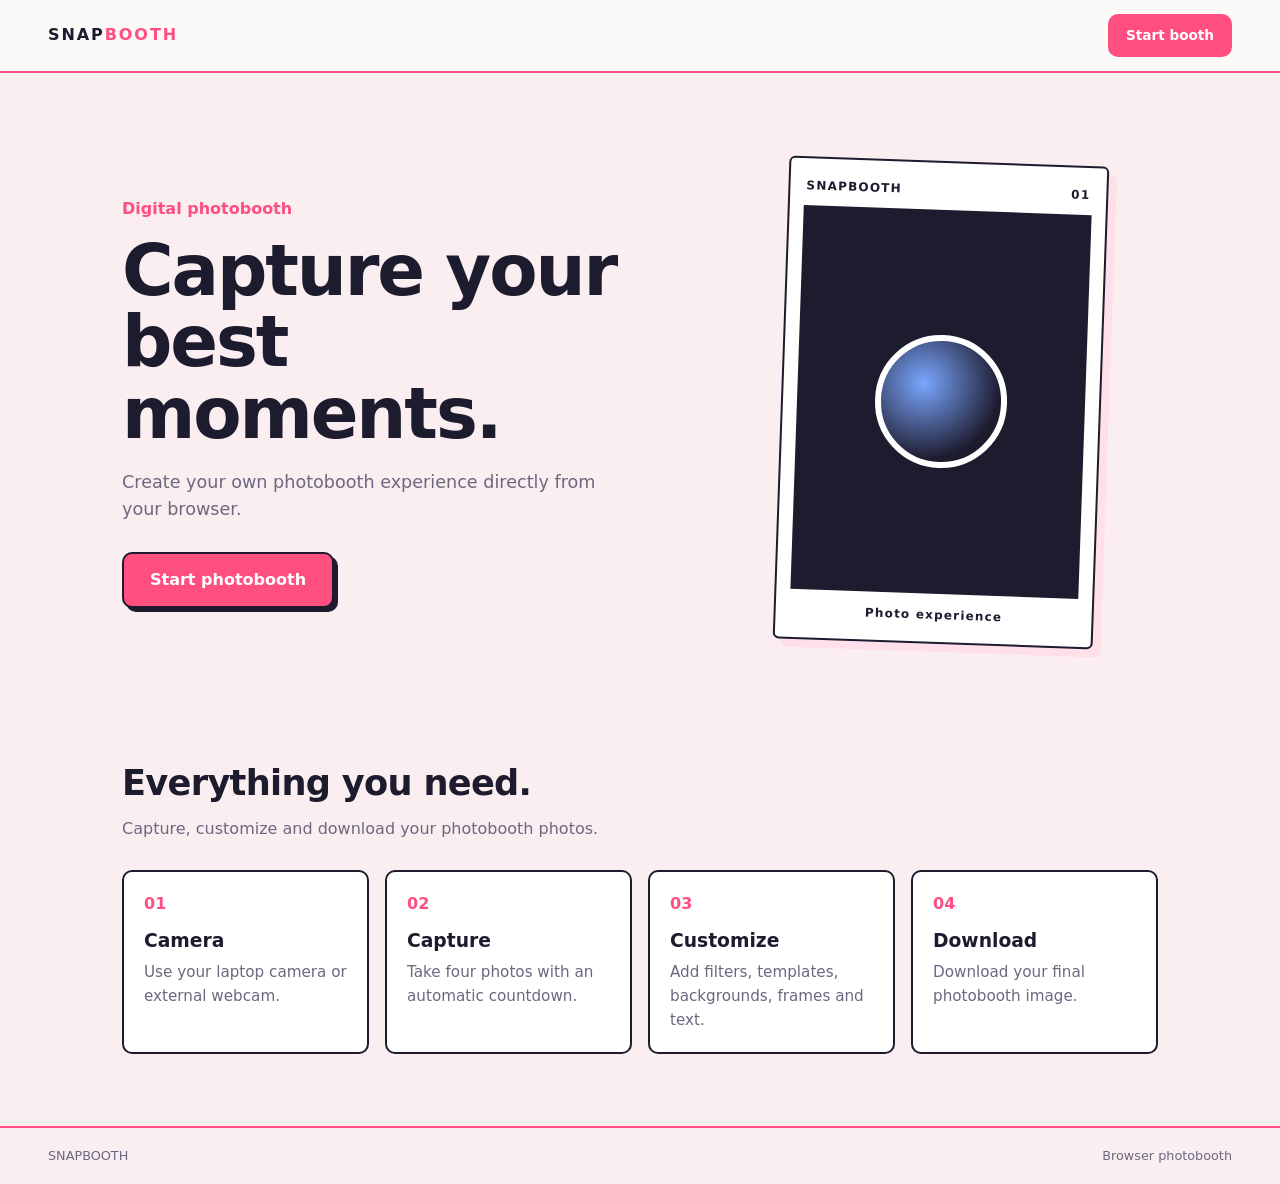
<file: index.html>
<!DOCTYPE html>
<html lang="id">
<head>
    <meta charset="UTF-8">
    <meta name="viewport" content="width=device-width, initial-scale=1.0">
    <title>SnapBooth</title>
    <script>try{var t=localStorage.getItem("snapbooth-theme");if(t)document.documentElement.dataset.theme=t}catch(e){}</script>
    <link rel="stylesheet" href="style.css">
</head>
<body class="page-home">

<header class="topbar">
    <div class="top-logo">SNAP<span class="logo-accent">BOOTH</span></div>
    <a href="camera.html" class="top-action">Start booth</a>
</header>

<main class="home-page">

    <section class="hero">
        <div class="hero-content">
            <div class="hero-label">Digital photobooth</div>
            <h1>Capture your best moments.</h1>
            <p>Create your own photobooth experience directly from your browser.</p>
            <a href="camera.html" class="hero-button">Start photobooth</a>
        </div>

        <div class="hero-visual">
            <div class="hero-frame">
                <div class="hero-frame-top">SNAPBOOTH <span class="frame-number">01</span></div>
                <div class="hero-photo"><div class="hero-lens"></div></div>
                <div class="hero-frame-bottom">Photo experience</div>
            </div>
        </div>
    </section>

    <section class="feature-section">
        <div class="section-heading">
            <h2>Everything you need.</h2>
            <p>Capture, customize and download your photobooth photos.</p>
        </div>

        <div class="feature-grid">
            <div class="feature-card">
                <span class="feature-number">01</span>
                <h3>Camera</h3>
                <p>Use your laptop camera or external webcam.</p>
            </div>
            <div class="feature-card">
                <span class="feature-number">02</span>
                <h3>Capture</h3>
                <p>Take four photos with an automatic countdown.</p>
            </div>
            <div class="feature-card">
                <span class="feature-number">03</span>
                <h3>Customize</h3>
                <p>Add filters, templates, backgrounds, frames and text.</p>
            </div>
            <div class="feature-card">
                <span class="feature-number">04</span>
                <h3>Download</h3>
                <p>Download your final photobooth image.</p>
            </div>
        </div>
    </section>

</main>

<footer class="footer">
    <span>SNAPBOOTH</span>
    <span>Browser photobooth</span>
</footer>

</body>
</html>
</file>
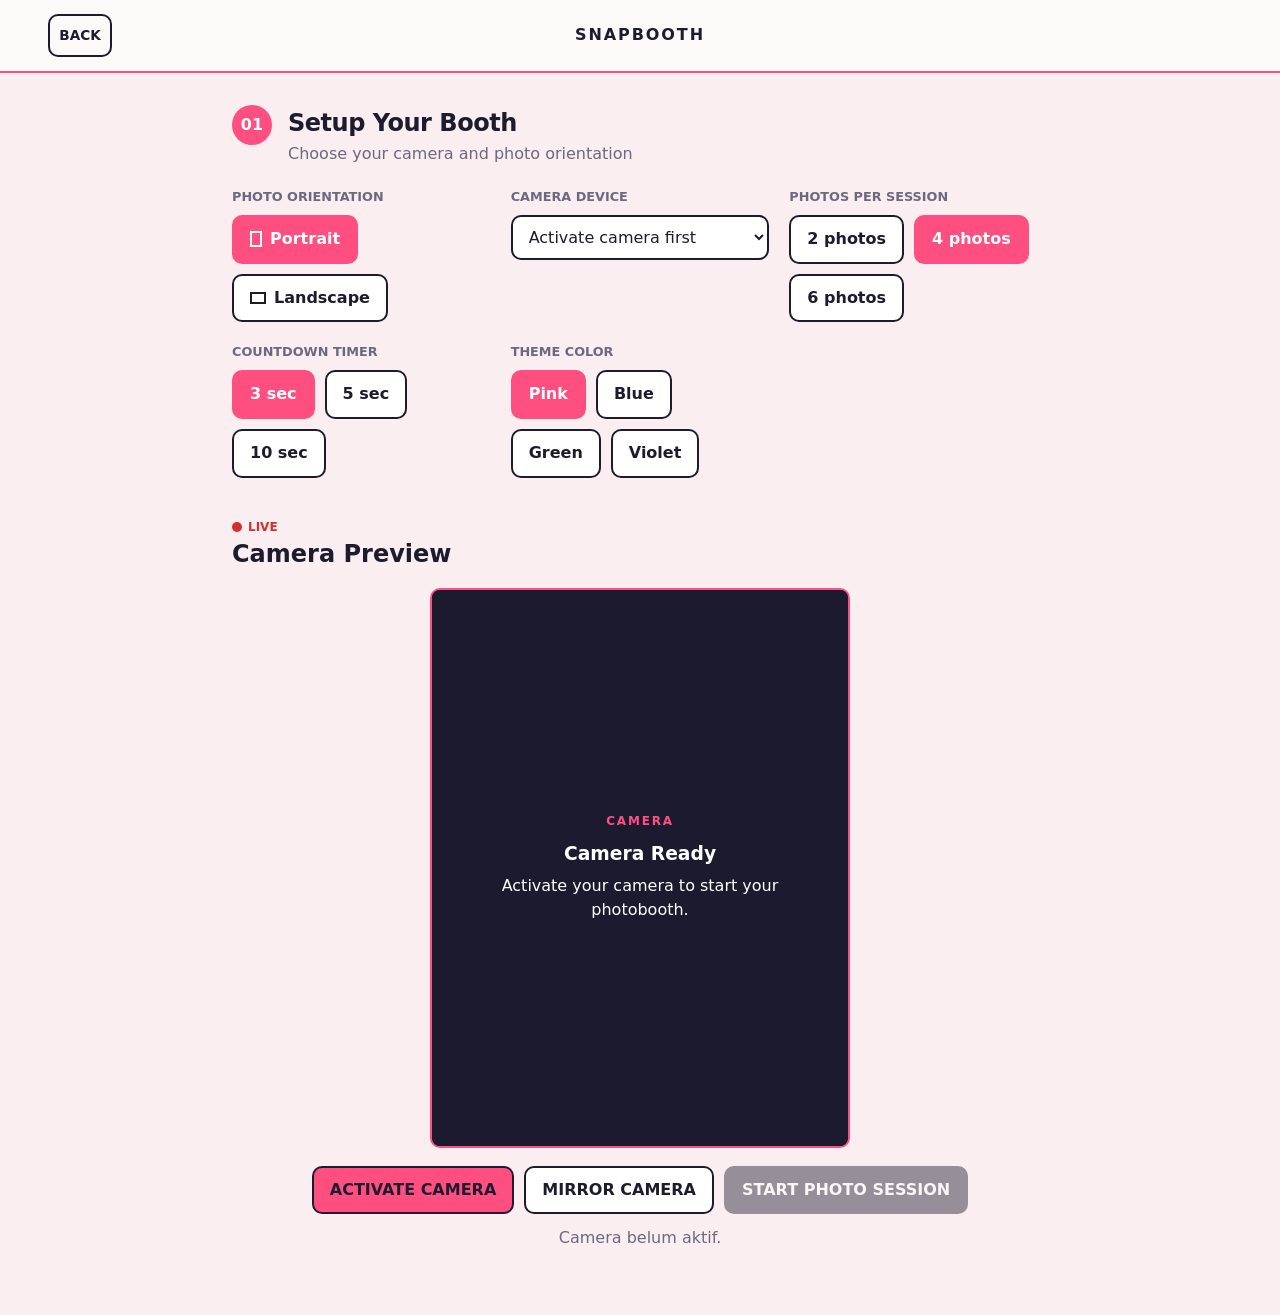
<file: camera.html>
<!DOCTYPE html>
<html lang="id">
<head>
    <meta charset="UTF-8">
    <meta name="viewport" content="width=device-width, initial-scale=1.0">
    <title>SnapBooth Camera</title>
    <script>try{var t=localStorage.getItem("snapbooth-theme");if(t)document.documentElement.dataset.theme=t}catch(e){}</script>
    <link rel="stylesheet" href="style.css">
</head>
<body class="page-camera">

<header class="topbar">
    <a href="index.html" class="back-button">BACK</a>
    <div class="top-logo">SNAP<span>BOOTH</span></div>
    <div class="topbar-space"></div>
</header>

<main class="camera-page">

    <!-- STEP 01 -->
    <section class="control-section">
        <div class="section-title">
            <span class="section-number">01</span>
            <div>
                <h1>Setup Your Booth</h1>
                <p>Choose your camera and photo orientation</p>
            </div>
        </div>

        <div class="control-grid">
            <div class="control-group">
                <label>PHOTO ORIENTATION</label>
                <div class="orientation-buttons">
                    <button type="button" id="portraitButton" class="orientation-button active">
                        <span class="orientation-symbol portrait-symbol"></span>Portrait
                    </button>
                    <button type="button" id="landscapeButton" class="orientation-button">
                        <span class="orientation-symbol landscape-symbol"></span>Landscape
                    </button>
                </div>
            </div>

            <div class="control-group">
                <label for="cameraSelect">CAMERA DEVICE</label>
                <select id="cameraSelect">
                    <option value="">Activate camera first</option>
                </select>
            </div>

            <div class="control-group">
                <label>PHOTOS PER SESSION</label>
                <div class="setting-buttons customize-buttons" data-setting="count">
                    <button type="button" class="customize-button" data-value="2">2 photos</button>
                    <button type="button" class="customize-button active" data-value="4">4 photos</button>
                    <button type="button" class="customize-button" data-value="6">6 photos</button>
                </div>
            </div>

            <div class="control-group">
                <label>COUNTDOWN TIMER</label>
                <div class="setting-buttons customize-buttons" data-setting="countdown">
                    <button type="button" class="customize-button active" data-value="3">3 sec</button>
                    <button type="button" class="customize-button" data-value="5">5 sec</button>
                    <button type="button" class="customize-button" data-value="10">10 sec</button>
                </div>
            </div>

            <div class="control-group">
                <label>THEME COLOR</label>
                <div class="setting-buttons customize-buttons" data-setting="theme">
                    <button type="button" class="customize-button active" data-value="pink">Pink</button>
                    <button type="button" class="customize-button" data-value="blue">Blue</button>
                    <button type="button" class="customize-button" data-value="green">Green</button>
                    <button type="button" class="customize-button" data-value="violet">Violet</button>
                </div>
            </div>
        </div>
    </section>

    <!-- CAMERA -->
    <section class="camera-section">
        <div class="camera-heading">
            <div>
                <div class="live-indicator"><span class="live-dot"></span> LIVE</div>
                <h2>Camera Preview</h2>
            </div>
        </div>

        <div id="cameraContainer" class="camera-container portrait">
            <video id="camera" autoplay playsinline muted></video>

            <div id="cameraOverlay" class="camera-overlay">
                <div class="camera-message">
                    <div class="camera-icon">CAMERA</div>
                    <h3>Camera Ready</h3>
                    <p>Activate your camera to start your photobooth.</p>
                </div>
            </div>

            <div id="countdown" class="countdown"></div>
        </div>

        <div class="camera-actions">
            <button type="button" id="startCamera" class="main-button primary-button">ACTIVATE CAMERA</button>
            <button type="button" id="mirrorButton" class="main-button secondary-button">MIRROR CAMERA</button>
            <button type="button" id="sessionButton" class="main-button session-button" disabled>START PHOTO SESSION</button>
        </div>

        <p id="sessionStatus" class="session-status">Camera belum aktif.</p>
    </section>

    <!-- RESULT -->
    <section id="resultSection" class="result-section is-hidden">
        <div class="section-title">
            <span class="section-number">02</span>
            <div>
                <h2>Your Photos</h2>
                <p>Review your photos and retake any photo you want.</p>
            </div>
        </div>
        <div id="photoGrid" class="photo-grid"></div>
    </section>

    <!-- CUSTOMIZE -->
    <section id="editorSection" class="editor-section is-hidden">
        <div class="section-title">
            <span class="section-number">03</span>
            <div>
                <h2>Customize Your Photos</h2>
                <p>Customize the final photobooth result.</p>
            </div>
        </div>

        <div class="customize-group">
            <div class="customize-label">FILTER</div>
            <div class="customize-buttons" data-group="filter">
                <button type="button" class="customize-button filter-button active" data-filter="normal">Normal</button>
                <button type="button" class="customize-button filter-button" data-filter="grayscale">B&amp;W</button>
                <button type="button" class="customize-button filter-button" data-filter="vintage">Vintage</button>
                <button type="button" class="customize-button filter-button" data-filter="warm">Warm</button>
                <button type="button" class="customize-button filter-button" data-filter="cool">Cool</button>
                <button type="button" class="customize-button filter-button" data-filter="bright">Bright</button>
            </div>
        </div>

        <div class="customize-group">
            <div class="customize-label">TEMPLATE</div>
            <div class="customize-buttons" data-group="template">
                <button type="button" class="customize-button template-button active" data-template="classic">Classic</button>
                <button type="button" class="customize-button template-button" data-template="polaroid">Polaroid</button>
                <button type="button" class="customize-button template-button" data-template="strip">Photo Strip</button>
            </div>
        </div>

        <div class="customize-group">
            <div class="customize-label">BACKGROUND</div>
            <div class="customize-buttons" data-group="background">
                <button type="button" class="customize-button background-button active" data-background="white">White</button>
                <button type="button" class="customize-button background-button" data-background="black">Black</button>
                <button type="button" class="customize-button background-button" data-background="pink">Pink</button>
                <button type="button" class="customize-button background-button" data-background="soft">Soft Gray</button>
            </div>
        </div>

        <div class="customize-group">
            <div class="customize-label">FRAME</div>
            <div class="customize-buttons" data-group="frame">
                <button type="button" class="customize-button frame-button active" data-frame="none">None</button>
                <button type="button" class="customize-button frame-button" data-frame="thin">Thin</button>
                <button type="button" class="customize-button frame-button" data-frame="bold">Bold</button>
                <button type="button" class="customize-button frame-button" data-frame="pink">Pink</button>
                <button type="button" class="customize-button frame-button" data-frame="gold">Gold</button>
                <button type="button" class="customize-button frame-button" data-frame="double">Double</button>
                <button type="button" class="customize-button frame-button" data-frame="dashed">Dashed</button>
            </div>
        </div>

        <div class="customize-group">
            <div class="customize-label">STICKER</div>
            <div class="customize-buttons" data-group="sticker">
                <button type="button" class="customize-button sticker-button active" data-sticker="none">None</button>
                <button type="button" class="customize-button sticker-button" data-sticker="star">Star</button>
                <button type="button" class="customize-button sticker-button" data-sticker="heart">Heart</button>
                <button type="button" class="customize-button sticker-button" data-sticker="spark">Spark</button>
                <button type="button" class="customize-button sticker-button" data-sticker="flower">Flower</button>
                <button type="button" class="customize-button sticker-button" data-sticker="moon">Moon</button>
                <button type="button" class="customize-button sticker-button" data-sticker="music">Music</button>
            </div>
        </div>

        <div class="customize-group">
            <div class="customize-label">TEXT</div>
            <div class="text-editor">
                <input type="text" id="customText" maxlength="40" placeholder="Write something...">
                <button type="button" id="applyTextButton">APPLY TEXT</button>
            </div>
        </div>

        <div class="customize-preview">
            <div class="preview-title">PREVIEW</div>
            <div class="preview-area">
                <canvas id="templateCanvas" width="10" height="10"></canvas>
            </div>
            <button type="button" id="downloadButton" class="customize-download">DOWNLOAD JPG</button>
        </div>
    </section>

</main>

<script src="camera.js" defer></script>
</body>
</html>
</file>
<file: style.css>
/* style.css - SnapBooth (satu file untuk index.html dan camera.html) */

:root {
    --ink: #1d1b2e;
    --paper: #fbfaf8;
    --line: #dcd8e2;
    --accent: #ff4f81;
    --accent-soft: #ffe0ea;
    --muted: #6b6880;
    --radius: 10px;
    --font: "Segoe UI", system-ui, -apple-system, Roboto, Arial, sans-serif;
}

*, *::before, *::after { box-sizing: border-box; }

html { -webkit-text-size-adjust: 100%; }

body {
    margin: 0;
    min-height: 100dvh;
    font-family: var(--font);
    color: var(--ink);
    background: var(--paper);
    line-height: 1.55;
    display: flex;
    flex-direction: column;
}

h1, h2, h3, p { margin: 0; }
img, video, canvas { max-width: 100%; }
button, input, select { font: inherit; color: inherit; }
button { cursor: pointer; }
a { color: inherit; }

:focus-visible { outline: 3px solid var(--accent); outline-offset: 2px; }

/* ---------- Topbar & footer ---------- */
.topbar {
    display: flex;
    align-items: center;
    justify-content: space-between;
    gap: 12px;
    padding: 14px clamp(16px, 4vw, 48px);
    border-bottom: 2px solid var(--ink);
    background: var(--paper);
}
.top-logo { font-weight: 800; letter-spacing: .12em; }
.logo-accent { color: var(--accent); }
.topbar-space { width: 64px; }

.top-action, .back-button {
    text-decoration: none;
    font-weight: 700;
    font-size: .85rem;
    padding: 9px 16px;
    border: 2px solid var(--ink);
    border-radius: var(--radius);
}
.top-action { background: var(--ink); color: #fff; }
.back-button { width: 64px; text-align: center; padding-inline: 0; }

.footer {
    margin-top: auto;
    display: flex;
    justify-content: space-between;
    gap: 12px;
    padding: 18px clamp(16px, 4vw, 48px);
    border-top: 2px solid var(--ink);
    font-size: .8rem;
    color: var(--muted);
}

/* ---------- Home ---------- */
.home-page { width: 100%; max-width: 1100px; margin: 0 auto; padding: 0 clamp(16px, 4vw, 32px); }

.hero {
    display: grid;
    grid-template-columns: 1.1fr .9fr;
    gap: clamp(24px, 6vw, 72px);
    align-items: center;
    padding: clamp(32px, 7vw, 88px) 0;
}
.hero-label { font-weight: 700; color: var(--accent); margin-bottom: 14px; }
.hero h1 { font-size: clamp(2.4rem, 6vw, 4.4rem); line-height: 1.02; letter-spacing: -.03em; }
.hero p { margin: 18px 0 28px; max-width: 46ch; color: var(--muted); font-size: 1.1rem; }

.hero-button {
    display: inline-block;
    text-decoration: none;
    font-weight: 700;
    padding: 14px 26px;
    color: #fff;
    background: var(--accent);
    border: 2px solid var(--ink);
    border-radius: var(--radius);
    box-shadow: 4px 4px 0 var(--ink);
    transition: transform .12s, box-shadow .12s;
}
.hero-button:hover { transform: translate(2px, 2px); box-shadow: 2px 2px 0 var(--ink); }

.hero-visual { display: flex; justify-content: center; }
.hero-frame {
    width: min(100%, 320px);
    padding: 14px 14px 18px;
    background: #fff;
    border: 2px solid var(--ink);
    border-radius: 6px;
    box-shadow: 8px 8px 0 var(--accent-soft);
    transform: rotate(2deg);
}
.hero-frame-top, .hero-frame-bottom {
    display: flex;
    justify-content: space-between;
    font-size: .75rem;
    font-weight: 700;
    letter-spacing: .1em;
    padding: 4px 2px 10px;
}
.hero-frame-bottom { padding: 12px 2px 0; justify-content: center; }
.hero-photo {
    aspect-ratio: 3 / 4;
    display: flex;
    align-items: center;
    justify-content: center;
    background: var(--ink);
}
.hero-lens {
    width: 46%;
    aspect-ratio: 1;
    border-radius: 50%;
    border: 6px solid #fff;
    background: radial-gradient(circle at 35% 35%, #7aa7ff, #1d1b2e 70%);
}

.feature-section { padding: 24px 0 72px; }
.section-heading { margin-bottom: 28px; }
.section-heading h2 { font-size: clamp(1.6rem, 4vw, 2.2rem); letter-spacing: -.02em; }
.section-heading p { color: var(--muted); margin-top: 6px; }

.feature-grid {
    display: grid;
    grid-template-columns: repeat(auto-fit, minmax(210px, 1fr));
    gap: 16px;
}
.feature-card { padding: 20px; background: #fff; border: 2px solid var(--ink); border-radius: var(--radius); }
.feature-number { display: block; font-weight: 800; color: var(--accent); margin-bottom: 10px; }
.feature-card h3 { margin-bottom: 6px; }
.feature-card p { color: var(--muted); font-size: .95rem; }

/* ---------- Camera page ---------- */
.camera-page {
    width: 100%;
    max-width: 880px;
    margin: 0 auto;
    padding: 32px clamp(16px, 4vw, 32px) 64px;
    display: flex;
    flex-direction: column;
    gap: 40px;
}
.camera-page .is-hidden { display: none !important; }

.section-title { display: flex; gap: 16px; align-items: flex-start; margin-bottom: 20px; }
.section-number {
    flex: none;
    width: 40px;
    height: 40px;
    display: grid;
    place-items: center;
    font-weight: 800;
    color: #fff;
    background: var(--ink);
    border-radius: 50%;
}
.section-title h1, .section-title h2 { font-size: 1.5rem; letter-spacing: -.02em; }
.section-title p { color: var(--muted); }

.control-grid { display: grid; grid-template-columns: repeat(auto-fit, minmax(240px, 1fr)); gap: 20px; }
.control-group { display: flex; flex-direction: column; gap: 8px; }
.control-group label, .customize-label { font-size: .8rem; font-weight: 700; color: var(--muted); }

.orientation-buttons, .customize-buttons, .camera-actions { display: flex; flex-wrap: wrap; gap: 10px; }

.orientation-button, .customize-button, .main-button, .text-editor button, .retake-button {
    padding: 10px 16px;
    background: #fff;
    border: 2px solid var(--ink);
    border-radius: var(--radius);
    font-weight: 600;
    transition: background .12s, color .12s;
}
.orientation-button:hover, .customize-button:hover { background: var(--accent-soft); }
.orientation-button.active, .customize-button.active { background: var(--ink); color: #fff; }

.orientation-symbol { display: inline-block; border: 2px solid currentColor; margin-right: 8px; vertical-align: middle; }
.portrait-symbol { width: 12px; height: 16px; }
.landscape-symbol { width: 16px; height: 12px; }

select, .text-editor input {
    width: 100%;
    padding: 10px 12px;
    background: #fff;
    border: 2px solid var(--ink);
    border-radius: var(--radius);
}

.camera-heading { margin-bottom: 14px; }
.camera-heading h2 { font-size: 1.5rem; }
.live-indicator { display: flex; align-items: center; gap: 6px; font-size: .75rem; font-weight: 800; color: #d32f2f; }
.live-dot { width: 10px; height: 10px; border-radius: 50%; background: #d32f2f; }

.camera-container {
    position: relative;
    width: 100%;
    margin: 0 auto;
    overflow: hidden;
    background: var(--ink);
    border: 2px solid var(--ink);
    border-radius: var(--radius);
}
.camera-container.portrait { aspect-ratio: 3 / 4; max-width: 420px; }
.camera-container.landscape { aspect-ratio: 4 / 3; max-width: 720px; }
.camera-container video { position: absolute; inset: 0; width: 100%; height: 100%; object-fit: cover; }
.camera-container.mirrored video { transform: scaleX(-1); }

.camera-overlay {
    position: absolute;
    inset: 0;
    z-index: 2;
    display: grid;
    place-items: center;
    padding: 24px;
    text-align: center;
    color: #fff;
    background: rgba(29, 27, 46, .85);
}
.camera-icon { font-size: .75rem; font-weight: 800; letter-spacing: .15em; color: var(--accent); margin-bottom: 8px; }
.camera-message h3 { margin-bottom: 6px; }

.countdown {
    position: absolute;
    inset: 0;
    z-index: 3;
    display: grid;
    place-items: center;
    font-size: clamp(80px, 22vw, 160px);
    font-weight: 800;
    color: #fff;
    text-shadow: 0 4px 24px rgba(0, 0, 0, .6);
    pointer-events: none;
}
.camera-container.flash::after { content: ""; position: absolute; inset: 0; z-index: 4; background: #fff; opacity: .85; pointer-events: none; }

.camera-actions { justify-content: center; margin-top: 18px; }
.primary-button { background: var(--accent); }
.session-button { background: var(--ink); color: #fff; }
.main-button:disabled, button:disabled { opacity: .45; cursor: not-allowed; }
.session-status { text-align: center; margin-top: 12px; color: var(--muted); }

.photo-grid { display: grid; grid-template-columns: repeat(auto-fill, minmax(160px, 1fr)); gap: 16px; }
.photo-item { display: flex; flex-direction: column; gap: 8px; }
.photo-item img { width: 100%; height: auto; display: block; border: 2px solid var(--ink); border-radius: 6px; }
.retake-button { font-size: .8rem; padding: 8px 10px; }

.customize-group { margin-bottom: 20px; display: flex; flex-direction: column; gap: 8px; }
.text-editor { display: flex; gap: 10px; flex-wrap: wrap; }
.text-editor input { flex: 1 1 200px; min-width: 0; width: auto; }

.customize-preview { display: flex; flex-direction: column; align-items: center; gap: 14px; padding-top: 12px; border-top: 2px solid var(--line); }
.preview-title { align-self: flex-start; font-size: .8rem; font-weight: 700; color: var(--muted); }
.preview-area { max-width: 100%; display: flex; justify-content: center; overflow-x: auto; }
#templateCanvas { max-width: 100%; height: auto; display: block; border: 2px solid var(--ink); }
.customize-download { padding: 14px 28px; font-weight: 800; color: #fff; background: var(--accent); border: 2px solid var(--ink); border-radius: var(--radius); }

/* ---------- Mobile ---------- */
@media (max-width: 760px) {
    .hero { grid-template-columns: 1fr; }
    .hero-visual { order: -1; }
}
@media (prefers-reduced-motion: reduce) {
    * { transition: none !important; }
}

/* ---------- Tema warna (diatur dari tombol Theme Color) ---------- */
:root[data-theme="blue"]   { --accent: #2f7bff; --accent-soft: #dbe8ff; }
:root[data-theme="green"]  { --accent: #12a36b; --accent-soft: #d6f5e6; }
:root[data-theme="violet"] { --accent: #8a4dff; --accent-soft: #eadfff; }

/* ---------- Tema: terapkan aksen ke lebih banyak elemen ---------- */
body {
    background: color-mix(in srgb, var(--accent) 7%, var(--paper));
}

.topbar,
.footer {
    border-color: var(--accent);
}

.top-action {
    background: var(--accent);
    border-color: var(--accent);
}

.section-number {
    background: var(--accent);
}

.orientation-button.active,
.customize-button.active {
    background: var(--accent);
    border-color: var(--accent);
    color: #fff;
}

.camera-container,
.photo-item img,
#templateCanvas {
    border-color: var(--accent);
}

.session-button {
    background: var(--ink);
    border-color: var(--ink);
}

.customize-preview {
    border-top-color: var(--accent);
}
</file>
